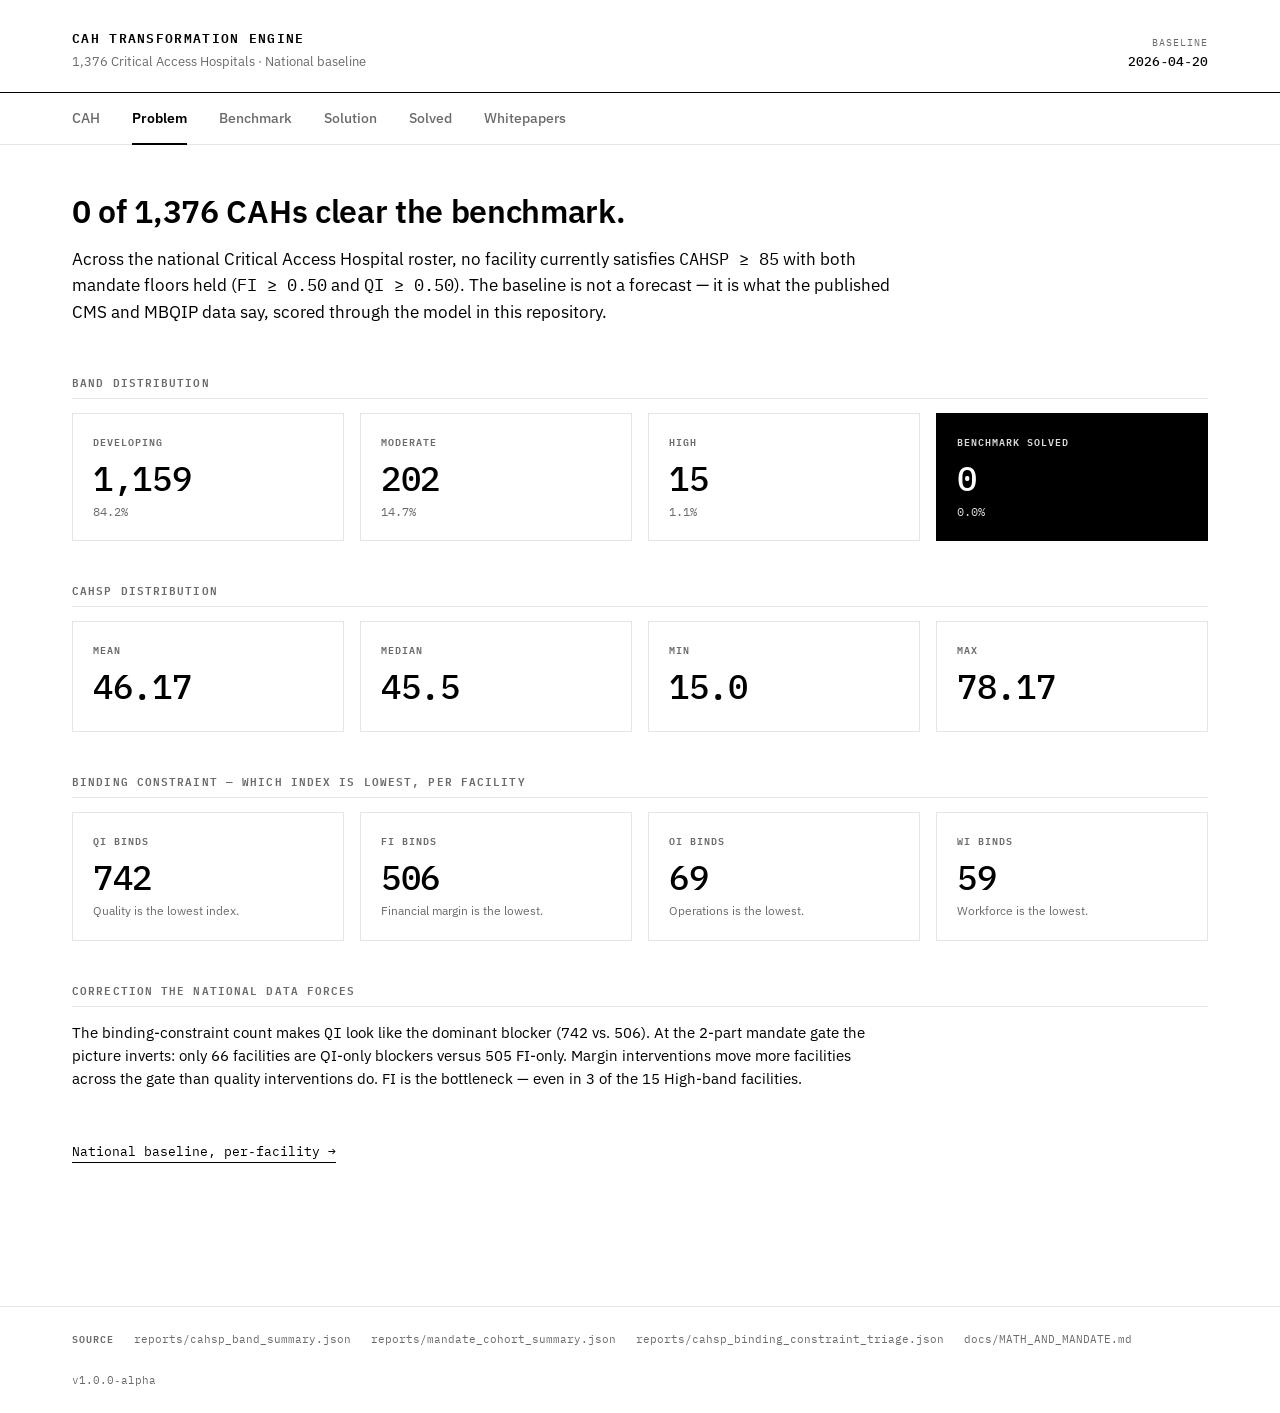
<file: dashboard/index.html>
<!DOCTYPE html>
<html lang="en">
<head>
<meta charset="UTF-8">
<meta name="viewport" content="width=device-width, initial-scale=1.0">
<title>CAH Transformation Engine — National Baseline</title>
<link rel="icon" href="/favicon.svg" type="image/svg+xml">
<link rel="icon" href="/favicon.ico" sizes="32x32">
<link rel="apple-touch-icon" href="/apple-touch-icon.png">
<link rel="manifest" href="/site.webmanifest">
<link rel="preconnect" href="https://fonts.googleapis.com">
<link rel="preconnect" href="https://fonts.gstatic.com" crossorigin>
<link href="https://fonts.googleapis.com/css2?family=IBM+Plex+Sans:wght@300;400;500;600;700&family=IBM+Plex+Mono:wght@400;500;600&display=swap" rel="stylesheet">
<link rel="stylesheet" href="styles.css?v=4">
</head>
<body>

<header class="site-header">
    <div class="container header-row">
        <div class="brand">
            <div class="brand-name">CAH TRANSFORMATION ENGINE</div>
            <div class="brand-sub">1,376 Critical Access Hospitals · National baseline</div>
        </div>
        <div class="brand-meta">
            <span class="meta-label">BASELINE</span>
            <span class="meta-value">2026&#8209;04&#8209;20</span>
        </div>
    </div>
</header>

<nav class="tabs-nav">
    <div class="container tabs-row">
        <button class="tab" data-tab="cah">CAH</button>
        <button class="tab active" data-tab="problem">Problem</button>
        <button class="tab" data-tab="benchmark">Benchmark</button>
        <button class="tab" data-tab="solution">Solution</button>
        <button class="tab" data-tab="solved">Solved</button>
        <button class="tab" data-tab="paper">Whitepapers</button>
    </div>
</nav>

<main class="container main">

<!-- ============================================================= -->
<!-- TAB 0: CAH — what Critical Access Hospitals are                -->
<!-- ============================================================= -->
<section id="tab-cah" class="tab-panel" hidden>

    <h1 class="panel-title">1,376 facilities. One regulatory envelope. One class.</h1>
    <p class="lede">
        Critical Access Hospitals are a federally&#8209;defined class created by
        &sect;&nbsp;4201 of the Balanced Budget Act of 1997
        (Pub.&nbsp;L.&nbsp;105&#8209;33) and certified under 42&nbsp;CFR Part&nbsp;485,
        Subpart&nbsp;F. Five binding constraints govern every CAH; every CAH is reimbursed
        on a cost basis under Medicare. Uniformity is not incidental &mdash; it is the
        defining feature of the class, and the precondition for a single architecture to
        transfer across the full market.
    </p>

    <h2 class="section-title">Origin &mdash; why the class exists</h2>
    <p class="prose">
        Between 1980 and 1997 more than 400 rural hospitals closed, driven by diseconomies
        of scale in low&#8209;density markets: the fixed costs of 24/7 emergency coverage
        cannot be amortized across thin patient volume. Congress responded with the
        Medicare Rural Hospital Flexibility (Flex) Program, authorized by &sect;&nbsp;4201
        of the Balanced Budget Act of 1997. The statute created a new certification
        &mdash; Critical Access Hospital &mdash; that trades a fixed regulatory envelope
        for cost&#8209;based Medicare reimbursement. The first CAHs were certified in
        1999; the roster has held between roughly 1,300 and 1,400 facilities since the
        mid&#8209;2000s.
    </p>

    <div class="grid-3">
        <div class="cell">
            <div class="cell-label">STATUTE</div>
            <div class="cell-value mono">&sect; 4201</div>
            <div class="cell-note">Balanced Budget Act of 1997, Pub.&nbsp;L.&nbsp;105&#8209;33</div>
        </div>
        <div class="cell">
            <div class="cell-label">CERTIFICATION RULE</div>
            <div class="cell-value mono">42 CFR 485</div>
            <div class="cell-note">Subpart F &mdash; Conditions of Participation</div>
        </div>
        <div class="cell">
            <div class="cell-label">ADMINISTRATOR</div>
            <div class="cell-value mono">CMS / HRSA</div>
            <div class="cell-note">Certification (CMS); Flex Program (HRSA FORHP)</div>
        </div>
    </div>

    <h2 class="section-title">The federal class definition</h2>
    <p class="prose">
        Every CAH operates inside the same five&#8209;part envelope. These are not
        aspirational &mdash; they are conditions of participation. A facility that falls
        out of any constraint loses CAH status and reverts to IPPS/OPPS prospective
        payment.
    </p>
    <pre class="code-block mono">rural_location           AND
inpatient_beds &lt;= 25     AND
annual_avg_LOS &lt;= 96 hr  AND
distance_to_hospital &gt;= 35 mi   (15 mi, mountainous / secondary roads)
emergency_services_24_7  = true
reimbursement            = cost_based (not IPPS/OPPS)</pre>
    <p class="prose-note mono">Source: 42 CFR &sect;&sect; 485.610&ndash;485.647; CMS MLN006400</p>

    <table class="kv-table wide">
        <thead>
            <tr><th>CONSTRAINT</th><th>REQUIREMENT</th><th>AUTHORITY</th></tr>
        </thead>
        <tbody>
            <tr>
                <td class="mono">LOCATION</td>
                <td>Located in a rural area (outside an MSA) or treated as rural by CMS</td>
                <td class="mono">42 CFR &sect; 485.610(b)</td>
            </tr>
            <tr>
                <td class="mono">BED COUNT</td>
                <td>Maximum 25 inpatient beds for acute care; swing&#8209;bed use permitted; optional 10&#8209;bed psych / rehab DPUs do not count toward the cap</td>
                <td class="mono">42 CFR &sect; 485.620(a)</td>
            </tr>
            <tr>
                <td class="mono">LENGTH OF STAY</td>
                <td>Annual average acute inpatient LOS &le; 96 hours (swing&#8209;bed census excluded)</td>
                <td class="mono">42 CFR &sect; 485.620(b)</td>
            </tr>
            <tr>
                <td class="mono">DISTANCE</td>
                <td>&gt; 35&#8209;mile drive from the nearest hospital on primary roads, or &gt; 15 miles in mountainous terrain or on secondary roads</td>
                <td class="mono">42 CFR &sect; 485.610(c)</td>
            </tr>
            <tr>
                <td class="mono">EMERGENCY CARE</td>
                <td>24/7 emergency services with a practitioner on&#8209;site or on&#8209;call within 30 min (60 min in frontier areas)</td>
                <td class="mono">42 CFR &sect; 485.618</td>
            </tr>
            <tr>
                <td class="mono">REIMBURSEMENT</td>
                <td>Cost&#8209;based Medicare payment (approx. 101% of reasonable costs) in place of IPPS/OPPS prospective payment</td>
                <td class="mono">42 CFR &sect; 413.70</td>
            </tr>
        </tbody>
    </table>

    <h2 class="section-title">Size &amp; footprint</h2>
    <div class="grid-4">
        <div class="cell">
            <div class="cell-label">FACILITIES</div>
            <div class="cell-value mono">1,376</div>
            <div class="cell-note">National CAH roster, 2026 baseline</div>
        </div>
        <div class="cell">
            <div class="cell-label">STATES WITH CAHS</div>
            <div class="cell-value mono">45</div>
            <div class="cell-note">Absent: CT, DE, MD, NJ, RI</div>
        </div>
        <div class="cell">
            <div class="cell-label">TYPICAL BED SIZE</div>
            <div class="cell-value mono">25</div>
            <div class="cell-note">Federal ceiling; most CAHs at or near cap</div>
        </div>
        <div class="cell">
            <div class="cell-label">TYPICAL FTE</div>
            <div class="cell-value mono">80&ndash;120</div>
            <div class="cell-note">MV&#8209;CAHI workforce envelope</div>
        </div>
        <div class="cell">
            <div class="cell-label">MEDIAN REVENUE</div>
            <div class="cell-value mono">$15&ndash;25M</div>
            <div class="cell-note">Annual; MV&#8209;CAHI reference range</div>
        </div>
        <div class="cell">
            <div class="cell-label">MEDICARE / MEDICAID SHARE</div>
            <div class="cell-value mono">63&ndash;70%</div>
            <div class="cell-note">Payer mix, rural hospitals</div>
        </div>
        <div class="cell">
            <div class="cell-label">IT FTE</div>
            <div class="cell-value mono">1&ndash;2</div>
            <div class="cell-note">Typical CAH IT headcount</div>
        </div>
        <div class="cell">
            <div class="cell-label">POPULATION SERVED</div>
            <div class="cell-value mono">~60M</div>
            <div class="cell-note">~20% of U.S. relies on rural providers</div>
        </div>
    </div>

    <h2 class="section-title">The shared pain &mdash; what every CAH lives inside</h2>
    <p class="prose">
        The regulatory envelope determines the operational envelope. Every CAH inherits
        the same constraint stack; each constraint maps to a measurable performance
        pressure that shows up identically across the roster.
    </p>
    <table class="kv-table wide">
        <thead>
            <tr><th>DIMENSION</th><th>CONSTRAINT</th><th>CONSEQUENCE</th></tr>
        </thead>
        <tbody>
            <tr>
                <td class="mono">VOLUME</td>
                <td>25&#8209;bed cap; 96&#8209;hr LOS</td>
                <td>Diseconomies of scale; fixed overhead spread thin</td>
            </tr>
            <tr>
                <td class="mono">MARGIN</td>
                <td>Cost&#8209;based reimbursement; Medicare/Medicaid 63&ndash;70% of revenue</td>
                <td>44% of rural hospitals in negative operating margin (KFF 2023)</td>
            </tr>
            <tr>
                <td class="mono">WORKFORCE</td>
                <td>Geographic isolation; 1&ndash;2 IT FTE; projected rural physician decline</td>
                <td>Travel&#8209;nurse dependency; recurring locum&#8209;tenens cost</td>
            </tr>
            <tr>
                <td class="mono">CONNECTIVITY</td>
                <td>Rural broadband; ~22% of rural below 25/3 Mbps</td>
                <td>~15&ndash;18% of CAHs achieve full interoperability (vs. ~34% urban)</td>
            </tr>
            <tr>
                <td class="mono">CLINICAL</td>
                <td>Limited specialist coverage; high transfer dependency</td>
                <td>Outcome gaps for complex conditions; obstetric desert expansion</td>
            </tr>
            <tr>
                <td class="mono">DATA</td>
                <td>Federal data (CMS HCRIS) exists; facility&#8209;level translation does not</td>
                <td>Decisions made on aggregate averages, not facility&#8209;specific ground truth</td>
            </tr>
        </tbody>
    </table>

    <h2 class="section-title">Closure history, 2005&ndash;2025</h2>
    <div class="grid-4">
        <div class="cell">
            <div class="cell-label">RURAL CLOSURES 2005&ndash;2025</div>
            <div class="cell-value mono">196</div>
            <div class="cell-note">Total rural hospital closures (Cecil G. Sheps Center)</div>
        </div>
        <div class="cell">
            <div class="cell-label">RURAL CLOSURES 2010&ndash;2025</div>
            <div class="cell-value mono">152</div>
            <div class="cell-note">Of which 52 were CAHs (HRSA)</div>
        </div>
        <div class="cell">
            <div class="cell-label">NEGATIVE MARGIN</div>
            <div class="cell-value mono">44%</div>
            <div class="cell-note">Rural hospitals operating at a loss (KFF)</div>
        </div>
        <div class="cell">
            <div class="cell-label">HIGH&#8209;MEDICAID NEG.</div>
            <div class="cell-value mono">48%</div>
            <div class="cell-note">Rural hospitals, high&#8209;Medicaid + negative margin</div>
        </div>
    </div>
    <p class="prose">
        Closures outpace openings. The Sheps Center tracks 196 rural hospital closures
        between 2005 and 2025, and HRSA reports that 52 of the 152 rural closures between
        2010 and 2025 were CAHs. Each closure erodes the local economy by millions in
        annual activity and widens care deserts &mdash; obstetric service lines have
        contracted particularly sharply, with roughly half of rural counties now lacking
        labor and delivery.
    </p>

    <h2 class="section-title">The current inflection &mdash; OBBBA (July 2025)</h2>
    <p class="prose">
        The One Big Beautiful Bill Act (Pub.&nbsp;L.&nbsp;119&#8209;21), signed
        2025&#8209;07&#8209;04, restructures the federal payer floor on which the CAH
        class depends. The CBO estimates ~$1.02 trillion in Medicaid cuts over the next
        decade. The Cecil G. Sheps Center at UNC Chapel Hill identifies more than 300
        rural hospitals at immediate risk of closure, conversion, or service reduction
        under the bill. A $50 billion Rural Health Transformation Fund was added to
        partially offset the cuts; independent analyses put the offset at roughly 37% of
        projected rural losses.
    </p>
    <div class="grid-4">
        <div class="cell">
            <div class="cell-label">MEDICAID CUTS (CBO)</div>
            <div class="cell-value mono">~$1.02T</div>
            <div class="cell-note">10&#8209;year federal reduction</div>
        </div>
        <div class="cell">
            <div class="cell-label">HOSPITAL&#8209;DIRECTED CUTS</div>
            <div class="cell-value mono">~$665B</div>
            <div class="cell-note">Share attributable to hospital payments</div>
        </div>
        <div class="cell emphatic">
            <div class="cell-label">RURAL IMMEDIATE RISK</div>
            <div class="cell-value mono">300+</div>
            <div class="cell-note">Cecil G. Sheps Center, UNC Chapel Hill</div>
        </div>
        <div class="cell">
            <div class="cell-label">RHT OFFSET FUND</div>
            <div class="cell-value mono">$50B</div>
            <div class="cell-note">~37% of projected rural losses; deadline Dec&nbsp;31, 2025</div>
        </div>
    </div>

    <h2 class="section-title">Why uniformity is the investable feature</h2>
    <p class="prose">
        The usual read on CAHs is that the regulatory envelope is the problem &mdash; a
        hard ceiling that holds the sector below profitability. The read that matters for
        deployment is the opposite: the envelope is the asset. Every CAH operates under
        the same five constraints, the same reimbursement mechanic, the same data
        reporting obligations (HCRIS, MBQIP), and the same minimum viable infrastructure.
        A solution architected against the envelope transfers across all 1,376 facilities
        without re&#8209;engineering.
    </p>
    <p class="prose">
        This is why the CAH Transformation Engine treats the sector as a single&#8209;class
        problem rather than 1,376 custom engagements. The CAHSP benchmark &mdash;
        developed in this repository and specified at
        <span class="mono">visionblox.org/cahsp</span> &mdash; applies the same discipline
        that CASP brought to protein folding: one composite score, one mandate gate, one
        24&#8209;month validation window, scored against the public national roster.
        Proposed solutions are comparable on the same ground truth, so capital can be
        priced against the same gate.
    </p>

    <h2 class="section-title">Sources</h2>
    <ul class="bullet-list">
        <li><span class="mono">CMS</span> &mdash; 42 CFR Part 485, Subpart F &mdash; CAH Conditions of Participation</li>
        <li><span class="mono">CMS</span> &mdash; MLN006400 &mdash; Information for Critical Access Hospitals</li>
        <li><span class="mono">Pub. L. 105&#8209;33</span> &mdash; Balanced Budget Act of 1997, &sect;&nbsp;4201 (Medicare Rural Hospital Flexibility Program)</li>
        <li><span class="mono">RHIhub</span> &mdash; Critical Access Hospitals Overview</li>
        <li><span class="mono">Flex Monitoring Team</span> &mdash; CAH Locations List (facility roster, maintained quarterly)</li>
        <li><span class="mono">HRSA</span> &mdash; Rural Hospital Programs &mdash; 152 rural closures 2010&ndash;2025; 52 CAHs</li>
        <li><span class="mono">Sheps Center, UNC</span> &mdash; Rural Hospital Closures Tracker &mdash; 196 closures 2005&ndash;2025; 300+ at OBBBA immediate risk</li>
        <li><span class="mono">KFF</span> &mdash; OBBBA Implications for Hospitals (2025) &mdash; margin distribution data</li>
        <li><span class="mono">Pub. L. 119&#8209;21</span> &mdash; One Big Beautiful Bill Act, signed 2025&#8209;07&#8209;04; &sect;&nbsp;50B Rural Health Transformation Fund</li>
        <li><span class="mono">CBO</span> &mdash; OBBBA cost estimate; ~$1.02T Medicaid reduction 2026&ndash;2034</li>
        <li><span class="mono">Wooden 2025</span> &mdash; Reimagining Critical Access Hospitals (GRHD) &mdash; SSRN 5573278</li>
        <li><span class="mono">Wooden 2025</span> &mdash; Rural Infrastructure Modernization (ARIS&#8209;2025) &mdash; SSRN 5579071</li>
    </ul>

    <p class="link-row">
        <a class="deep-link" href="#problem">Continue to Problem &#8594;</a>
    </p>

</section>

<!-- ============================================================= -->
<!-- TAB 1: THE PROBLEM                                             -->
<!-- ============================================================= -->
<section id="tab-problem" class="tab-panel">

    <h1 class="panel-title">0 of 1,376 CAHs clear the benchmark.</h1>
    <p class="lede">
        Across the national Critical Access Hospital roster, no facility currently
        satisfies <span class="mono">CAHSP &#8805; 85</span> with both mandate floors held
        (<span class="mono">FI &#8805; 0.50</span> and <span class="mono">QI &#8805; 0.50</span>).
        The baseline is not a forecast &mdash; it is what the published CMS and MBQIP data
        say, scored through the model in this repository.
    </p>

    <h2 class="section-title">Band distribution</h2>
    <div class="grid-4">
        <div class="cell">
            <div class="cell-label">DEVELOPING</div>
            <div class="cell-value mono">1,159</div>
            <div class="cell-note mono">84.2%</div>
        </div>
        <div class="cell">
            <div class="cell-label">MODERATE</div>
            <div class="cell-value mono">202</div>
            <div class="cell-note mono">14.7%</div>
        </div>
        <div class="cell">
            <div class="cell-label">HIGH</div>
            <div class="cell-value mono">15</div>
            <div class="cell-note mono">1.1%</div>
        </div>
        <div class="cell emphatic">
            <div class="cell-label">BENCHMARK SOLVED</div>
            <div class="cell-value mono">0</div>
            <div class="cell-note mono">0.0%</div>
        </div>
    </div>

    <h2 class="section-title">CAHSP distribution</h2>
    <div class="grid-4">
        <div class="cell">
            <div class="cell-label">MEAN</div>
            <div class="cell-value mono">46.17</div>
        </div>
        <div class="cell">
            <div class="cell-label">MEDIAN</div>
            <div class="cell-value mono">45.5</div>
        </div>
        <div class="cell">
            <div class="cell-label">MIN</div>
            <div class="cell-value mono">15.0</div>
        </div>
        <div class="cell">
            <div class="cell-label">MAX</div>
            <div class="cell-value mono">78.17</div>
        </div>
    </div>

    <h2 class="section-title">Binding constraint &mdash; which index is lowest, per facility</h2>
    <div class="grid-4">
        <div class="cell">
            <div class="cell-label">QI BINDS</div>
            <div class="cell-value mono">742</div>
            <div class="cell-note">Quality is the lowest index.</div>
        </div>
        <div class="cell">
            <div class="cell-label">FI BINDS</div>
            <div class="cell-value mono">506</div>
            <div class="cell-note">Financial margin is the lowest.</div>
        </div>
        <div class="cell">
            <div class="cell-label">OI BINDS</div>
            <div class="cell-value mono">69</div>
            <div class="cell-note">Operations is the lowest.</div>
        </div>
        <div class="cell">
            <div class="cell-label">WI BINDS</div>
            <div class="cell-value mono">59</div>
            <div class="cell-note">Workforce is the lowest.</div>
        </div>
    </div>

    <h2 class="section-title">Correction the national data forces</h2>
    <p class="prose">
        The binding&#8209;constraint count makes <span class="mono">QI</span> look like the dominant
        blocker (742 vs. 506). At the 2&#8209;part mandate gate the picture inverts:
        only 66 facilities are QI&#8209;only blockers versus 505 FI&#8209;only. Margin
        interventions move more facilities across the gate than quality interventions do.
        FI is the bottleneck &mdash; even in 3 of the 15 High&#8209;band facilities.
    </p>

    <p class="link-row">
        <a class="deep-link" href="national.html">National baseline, per&#8209;facility &#8594;</a>
    </p>

</section>

<!-- ============================================================= -->
<!-- TAB 2: THE BENCHMARK                                           -->
<!-- ============================================================= -->
<section id="tab-benchmark" class="tab-panel" hidden>

    <h1 class="panel-title">The benchmark a CAH solution has to clear.</h1>
    <p class="lede">
        CAHSP &mdash; <em>Critical Assessment of Hospital Sustainability &amp; Performance</em>
        &mdash; is a structured benchmark modeled on CASP/AlphaFold, applied to the 1,376
        CAH viability problem. A solution is <em>Solved</em> only when the composite clears
        <span class="mono">85</span>, both mandate floors hold, and the score holds for
        24 months against HCRIS&#8209;grounded validation.
    </p>

    <h2 class="section-title">Success threshold</h2>
    <pre class="code-block mono">CAHSP &gt;= 85  AND  FI &gt;= 0.50  AND  QI &gt;= 0.50
held for 24 months on HCRIS-grounded validation</pre>
    <p class="prose-note mono">Source: visionblox.org/cahsp</p>

    <h2 class="section-title">Composite score</h2>
    <table class="kv-table">
        <thead>
            <tr><th>INDEX</th><th>NAME</th><th class="num">WEIGHT</th><th>MEASURES</th></tr>
        </thead>
        <tbody>
            <tr><td class="mono">FI</td><td>Financial Index</td><td class="num mono">0.30</td><td>Op. margin &Delta;, denial rate, labor/revenue</td></tr>
            <tr><td class="mono">QI</td><td>Clinical Quality Index</td><td class="num mono">0.30</td><td>MBQIP %ile, readmits, HCAHPS</td></tr>
            <tr><td class="mono">OI</td><td>Operational Efficiency</td><td class="num mono">0.20</td><td>Occupancy, LOS, ED throughput</td></tr>
            <tr><td class="mono">WI</td><td>Workforce Index</td><td class="num mono">0.10</td><td>Travel&#8209;nurse dependency, tele&#8209;coverage, burnout</td></tr>
            <tr><td class="mono">CI</td><td>Confidence Index</td><td class="num mono">0.10</td><td>&plusmn;15% accuracy, transferability, failure modes</td></tr>
        </tbody>
    </table>

    <h2 class="section-title">Score bands</h2>
    <div class="grid-4">
        <div class="cell">
            <div class="cell-label">DEVELOPING</div>
            <div class="cell-value mono">&lt; 70</div>
        </div>
        <div class="cell">
            <div class="cell-label">MODERATE</div>
            <div class="cell-value mono">70&ndash;84</div>
        </div>
        <div class="cell">
            <div class="cell-label">HIGH</div>
            <div class="cell-value mono">85&ndash;89</div>
            <div class="cell-note">Solved threshold</div>
        </div>
        <div class="cell emphatic">
            <div class="cell-label">ELITE</div>
            <div class="cell-value mono">90&ndash;100</div>
        </div>
    </div>

    <h2 class="section-title">Five problem classes</h2>
    <table class="kv-table wide">
        <thead>
            <tr><th>CLASS</th><th>FOCUS</th><th>GROUND TRUTH</th></tr>
        </thead>
        <tbody>
            <tr>
                <td class="mono">CLASS 1</td>
                <td>Financial structure &mdash; margin, denials, labor ratio</td>
                <td class="mono">CMS HCRIS / MBQIP</td>
            </tr>
            <tr>
                <td class="mono">CLASS 2</td>
                <td>Clinical quality &mdash; readmits, transfers, HCAHPS</td>
                <td class="mono">MBQIP / Hospital Compare</td>
            </tr>
            <tr>
                <td class="mono">CLASS 3</td>
                <td>Operational architecture &mdash; AI&#8209;native triage, federated RCM, swing&#8209;bed</td>
                <td class="mono">Prospective pilot</td>
            </tr>
            <tr>
                <td class="mono">CLASS 4</td>
                <td>Workforce &mdash; travel&#8209;nurse cap (&le; 120 FTE), tele&#8209;coverage, burnout</td>
                <td class="mono">HRSA / Flex Monitoring</td>
            </tr>
            <tr>
                <td class="mono">CLASS 5</td>
                <td>Confidence estimation (CAHSP&#8209;C) &mdash; &plusmn;15%, transferability, failure modes</td>
                <td class="mono">Monte Carlo</td>
            </tr>
        </tbody>
    </table>

    <h2 class="section-title">Execution roadmap</h2>
    <ul class="bullet-list">
        <li><span class="mono">P0 (now)</span> &mdash; baseline scoring &amp; target classification</li>
        <li><span class="mono">P1 (Q3 2026)</span> &mdash; Type A cycle: template&#8209;based interventions</li>
        <li><span class="mono">P2 (Q1 2027)</span> &mdash; Type B cycle: novel architectures</li>
    </ul>

    <h2 class="section-title">Why a CASP&#8209;style gate</h2>
    <p class="prose">
        CASP gave protein folding one blind, independently&#8209;scored target that every
        algorithm had to clear. CAHSP applies the same discipline to CAH viability: one
        composite, one mandate gate, one validation window, run against the public
        national roster so every proposed solution is comparable on the same ground truth.
    </p>

    <p class="link-row">
        <a class="deep-link" href="https://visionblox.org/cahsp" target="_blank" rel="noopener">Full CAHSP specification &#8594;</a>
    </p>

</section>

<!-- ============================================================= -->
<!-- TAB 3: OUR SOLUTION                                            -->
<!-- ============================================================= -->
<section id="tab-solution" class="tab-panel" hidden>

    <h1 class="panel-title">The 2&#8209;part mandate and the math behind it.</h1>
    <p class="lede">
        A CAH solution is only <em>Solved</em> when the composite clears the benchmark
        and both mandate floors are held simultaneously. Financial without quality does
        not count; quality without financial does not count. The dual mandate is a gate,
        not a preference.
    </p>

    <h2 class="section-title">Mandate definition</h2>
    <pre class="code-block mono">CAHSP &gt;= 85  AND  FI &gt;= 0.50  AND  QI &gt;= 0.50</pre>
    <p class="prose-note mono">Source: cahsp_score.py:14, :51, :53&#8209;55</p>

    <h2 class="section-title">Composite index weights</h2>
    <table class="kv-table">
        <thead>
            <tr><th>INDEX</th><th>NAME</th><th class="num">WEIGHT</th><th>IN MANDATE GATE</th></tr>
        </thead>
        <tbody>
            <tr><td class="mono">FI</td><td>Financial Index</td><td class="num mono">0.30</td><td>Yes (floor 0.50)</td></tr>
            <tr><td class="mono">QI</td><td>Clinical Quality Index (MBQIP&#8209;weighted)</td><td class="num mono">0.30</td><td>Yes (floor 0.50)</td></tr>
            <tr><td class="mono">OI</td><td>Operations Index</td><td class="num mono">0.20</td><td>No</td></tr>
            <tr><td class="mono">WI</td><td>Workforce Index</td><td class="num mono">0.10</td><td>No</td></tr>
            <tr><td class="mono">CI</td><td>Confidence Index</td><td class="num mono">0.10</td><td>No</td></tr>
        </tbody>
    </table>

    <h2 class="section-title">Objective</h2>
    <pre class="code-block mono">R(x) = alpha_1 * CMI * (ADC * 365 / ALOS)
     + alpha_2 * ED_visits
     + alpha_3 * OP_visits
     + alpha_4 * swing_beds * swing_occupancy * 365
     + alpha_transfer * transfer_volume

C(x) = beta_1 * nursing_FTE + beta_2 * provider_FTE
     + beta_3 + beta_4 * ADC * 365
     + beta_transfer * transfer_volume

M(x) = (R(x) - C(x)) / R(x)                    # operating margin
Q(x) = sum_i w_i * normalize(measure_i(x))     # quality composite
J(x) = theta * Q(x) + (1 - theta) * M_hat(x)   # default theta = 0.6</pre>

    <h2 class="section-title">Constraints</h2>
    <ul class="bullet-list">
        <li><span class="mono">acute_beds + swing_beds &le; 25</span> &mdash; 42 CFR &sect; 485.620/645</li>
        <li><span class="mono">ADC &le; 0.85 * acute_beds</span></li>
        <li><span class="mono">nursing_FTE / ADC &ge; 0.5</span> &mdash; Aiken 2014</li>
        <li><span class="mono">provider_FTE &ge; 2.0</span>; <span class="mono">ED / provider &le; 5000</span></li>
        <li><span class="mono">transfer &le; 0.15 * ADC * 365</span> &mdash; MBQIP corridor</li>
        <li><span class="mono">nursing_FTE + provider_FTE &le; 120</span> &mdash; MV&#8209;CAHI workforce</li>
        <li><span class="mono">M(x) &ge; 0.05</span> &mdash; margin floor</li>
    </ul>

    <h2 class="section-title">Solver stack</h2>
    <table class="kv-table">
        <thead>
            <tr><th>COMPONENT</th><th>MODULE</th><th>METHOD</th></tr>
        </thead>
        <tbody>
            <tr>
                <td>Deterministic optimum</td>
                <td class="mono">solver.py</td>
                <td>Multi&#8209;start SLSQP with Charnes&#8209;Cooper reformulation of the margin ratio</td>
            </tr>
            <tr>
                <td>Quality&#8209;margin frontier</td>
                <td class="mono">pareto.py</td>
                <td>Augmented &epsilon;&#8209;constraint (Mavrotas 2009)</td>
            </tr>
            <tr>
                <td>Uncertainty &amp; CIs</td>
                <td class="mono">robust.py</td>
                <td>Bertsimas&#8209;Sim budget of uncertainty + Monte Carlo</td>
            </tr>
        </tbody>
    </table>

    <p class="prose-note mono">Source: docs/MATH_AND_MANDATE.md &sect;1&#8209;&sect;4</p>

</section>

<!-- ============================================================= -->
<!-- TAB 4: WHAT SOLVED LOOKS LIKE                                  -->
<!-- ============================================================= -->
<section id="tab-solved" class="tab-panel" hidden>

    <h1 class="panel-title">1,376 facilities, four cohorts, one gate.</h1>
    <p class="lede">
        Partitioning the national roster against the dual mandate &mdash;
        <span class="mono">FI &#8805; 0.50</span> and <span class="mono">QI &#8805; 0.50</span> &mdash;
        produces four cohorts. Clearing the gate is the entry criterion; climbing to
        <span class="mono">CAHSP &#8805; 85</span> requires OI, WI, and CI progress on top.
    </p>

    <h2 class="section-title">Cohorts</h2>
    <div class="grid-4">
        <div class="cell">
            <div class="cell-label">DUAL_SOLVED</div>
            <div class="cell-value mono">762</div>
            <div class="cell-note mono">55.4%</div>
            <p class="cell-desc">Mandate cleared. Defend the floor.</p>
        </div>
        <div class="cell">
            <div class="cell-label">FI_ONLY_BLOCKER</div>
            <div class="cell-value mono">505</div>
            <div class="cell-note mono">36.7%</div>
            <p class="cell-desc">Margin push required to unlock mandate.</p>
        </div>
        <div class="cell">
            <div class="cell-label">QI_ONLY_BLOCKER</div>
            <div class="cell-value mono">66</div>
            <div class="cell-note mono">4.8%</div>
            <p class="cell-desc">Quality push required to unlock mandate.</p>
        </div>
        <div class="cell">
            <div class="cell-label">BOTH_BLOCKERS</div>
            <div class="cell-value mono">43</div>
            <div class="cell-note mono">3.1%</div>
            <p class="cell-desc">Dual push required.</p>
        </div>
    </div>

    <h2 class="section-title">Quick wins</h2>
    <div class="quickwins-block">
        <div class="qw-count mono">11</div>
        <div class="qw-body">
            <p>
                facilities within 0.05 of both floors. All eleven sit at
                <span class="mono">FI = 0.4833</span> and <span class="mono">QI = 0.50</span>
                exactly, concentrated in Alaska and Arizona IHS/tribal facilities.
            </p>
            <p class="prose-note">
                <em>Audit&#8209;then&#8209;act.</em> The narrow numerical stripe likely reflects an
                ownership&#8209;bias default and a QI pinned at the neutral 0.50, not eleven
                independent measurements. Reconcile scoring before any field push.
            </p>
        </div>
    </div>

    <h2 class="section-title">Cohort&#8209;specific action program</h2>
    <table class="kv-table wide">
        <thead>
            <tr>
                <th>COHORT</th>
                <th>PRIMARY TOOL</th>
                <th>FIELD ACTIONS</th>
                <th>SUCCESS METRIC</th>
            </tr>
        </thead>
        <tbody>
            <tr>
                <td class="mono">fi_only_blocker (505)</td>
                <td class="mono">CAHOptimizer.optimize() &middot; Charnes&#8209;Cooper</td>
                <td>Revenue&#8209;cycle diagnostic, swing&#8209;bed expansion, payer&#8209;mix renegotiation, cost&#8209;based reimbursement audit</td>
                <td>FI crosses 0.50 without QI slipping below 0.50</td>
            </tr>
            <tr>
                <td class="mono">qi_only_blocker (66)</td>
                <td class="mono">Solver with &theta; shifted toward quality</td>
                <td>HCAHPS rounding, 30&#8209;day readmission bundle, ED&#8209;2b throughput, opioid stewardship</td>
                <td>QI crosses 0.50 without FI slipping below 0.50</td>
            </tr>
            <tr>
                <td class="mono">both_blockers (43)</td>
                <td class="mono">pareto.py + robust.py</td>
                <td>If front never crosses (0.50, 0.50), escalate to Flex Program, state rural grant, or affiliation</td>
                <td>Feasible point above both floors exists</td>
            </tr>
            <tr>
                <td class="mono">dual_solved (762)</td>
                <td class="mono">robust.py under uncertainty</td>
                <td>Defend the floor, then attack OI and WI to climb toward CAHSP &ge; 85</td>
                <td>Band moves Developing &rarr; Moderate &rarr; High</td>
            </tr>
            <tr>
                <td class="mono">quick_wins (11 AK/AZ)</td>
                <td class="mono">Data audit</td>
                <td>Reconcile IHS/tribal FI scoring and QI default before any field action</td>
                <td>Scoring confirmed or corrected</td>
            </tr>
        </tbody>
    </table>

    <h2 class="section-title">Dual mandate met &#8800; Solved</h2>
    <p class="prose">
        762 facilities (55.4%) clear both floors. Zero clear the full benchmark gate. The
        2&#8209;part mandate is the entry criterion; the path from mandate&#8209;met to
        <span class="mono">CAHSP &#8805; 85</span> requires progress on OI, WI, and CI on top
        of the held floor.
    </p>

    <p class="link-row">
        <a class="deep-link" href="mandate.html">Mandate triage, per&#8209;facility &#8594;</a>
    </p>

</section>

<!-- ============================================================= -->
<!-- TAB 5: WHITEPAPER                                              -->
<!-- ============================================================= -->
<section id="tab-paper" class="tab-panel" hidden>

    <h1 class="panel-title">Reimagining CAHs</h1>
    <p class="lede">
        A first&#8209;principles deconstruction of Critical Access Hospitals and a reconstructed
        Rural Health Hub (RHH) model that pairs AI and telemedicine with the $50B Rural Health
        Transformation Program to restore sustainability.
        <span class="mono">SSRN 5573278 &middot; Oct 7, 2025</span>
    </p>

    <p class="link-row">
        <a class="deep-link" href="ssrn-5573278.pdf" target="_blank" rel="noopener">Open PDF in new tab &#8594;</a>
        &nbsp;&middot;&nbsp;
        <a class="deep-link" href="ssrn-5573278.pdf" download>Download PDF</a>
    </p>

    <object data="ssrn-5573278.pdf" type="application/pdf" class="pdf-embed" aria-label="Reimagining CAHs whitepaper PDF">
        <p class="prose">
            Your browser cannot display PDFs inline.
            <a href="ssrn-5573278.pdf" target="_blank" rel="noopener">Open the PDF in a new tab</a>
            or <a href="ssrn-5573278.pdf" download>download it</a>.
        </p>
    </object>

    <h1 class="panel-title">ARIS-2025</h1>
    <p class="lede">
        A reference technical architecture for AI&#8209;native integration across Critical Access
        Hospitals and rural water utilities &mdash; edge compute, FHIR/OPC&#8209;UA interoperability,
        zero&#8209;trust security, and federated analytics under NIST 800&#8209;53 / FedRAMP.
        <span class="mono">SSRN 5579071 &middot; Oct 8, 2025</span>
    </p>

    <p class="link-row">
        <a class="deep-link" href="ssrn-5579071.pdf" target="_blank" rel="noopener">Open PDF in new tab &#8594;</a>
        &nbsp;&middot;&nbsp;
        <a class="deep-link" href="ssrn-5579071.pdf" download>Download PDF</a>
    </p>

    <object data="ssrn-5579071.pdf" type="application/pdf" class="pdf-embed" aria-label="ARIS-2025 whitepaper PDF">
        <p class="prose">
            Your browser cannot display PDFs inline.
            <a href="ssrn-5579071.pdf" target="_blank" rel="noopener">Open the PDF in a new tab</a>
            or <a href="ssrn-5579071.pdf" download>download it</a>.
        </p>
    </object>

    <h1 class="panel-title">GRHD</h1>
    <p class="lede">
        Get Rural Health Done &mdash; the whitepaper underlying the CAH Transformation Engine:
        the General Rural Health Doctrine, the CAHSP benchmark, and the 2&#8209;part mandate that
        the national baseline is scored against.
        <span class="mono">Mar 25, 2026</span>
    </p>

    <p class="link-row">
        <a class="deep-link" href="grhd-paper.pdf" target="_blank" rel="noopener">Open PDF in new tab &#8594;</a>
        &nbsp;&middot;&nbsp;
        <a class="deep-link" href="grhd-paper.pdf" download>Download PDF</a>
    </p>

    <object data="grhd-paper.pdf" type="application/pdf" class="pdf-embed" aria-label="GRHD whitepaper PDF">
        <p class="prose">
            Your browser cannot display PDFs inline.
            <a href="grhd-paper.pdf" target="_blank" rel="noopener">Open the PDF in a new tab</a>
            or <a href="grhd-paper.pdf" download>download it</a>.
        </p>
    </object>

    <h1 class="panel-title">The 65 Percent Problem</h1>
    <p class="lede">
        Statutory constraints, measurement bounds, and the translation&#8209;layer imperative in
        the Rural Health Transformation Program &mdash; why ~$32.5B of the $50B program
        cannot be evaluated by counting facilities, and what HCRIS&#8209;to&#8209;facility
        measurement infrastructure is required to close the gap.
        <span class="mono">SSRN 6755144 &middot; May 12, 2026</span>
    </p>

    <p class="link-row">
        <a class="deep-link" href="ssrn-6755144.pdf" target="_blank" rel="noopener">Open PDF in new tab &#8594;</a>
        &nbsp;&middot;&nbsp;
        <a class="deep-link" href="ssrn-6755144.pdf" download>Download PDF</a>
    </p>

    <object data="ssrn-6755144.pdf" type="application/pdf" class="pdf-embed" aria-label="The 65 Percent Problem whitepaper PDF">
        <p class="prose">
            Your browser cannot display PDFs inline.
            <a href="ssrn-6755144.pdf" target="_blank" rel="noopener">Open the PDF in a new tab</a>
            or <a href="ssrn-6755144.pdf" download>download it</a>.
        </p>
    </object>

</section>

</main>

<footer class="site-footer">
    <div class="container footer-row">
        <div class="footer-block">
            <span class="footer-label">SOURCE</span>
            <span class="mono">reports/cahsp_band_summary.json</span>
            <span class="mono">reports/mandate_cohort_summary.json</span>
            <span class="mono">reports/cahsp_binding_constraint_triage.json</span>
            <span class="mono">docs/MATH_AND_MANDATE.md</span>
        </div>
        <div class="footer-block right">
            <span class="mono">v1.0.0&#8209;alpha</span>
        </div>
    </div>
</footer>

<script src="dashboard.js?v=4"></script>
</body>
</html>
</file>
<file: dashboard/styles.css>
/* =============================================================
   CAH Transformation Engine — minimalist stylesheet
   White background, black IBM Plex type.
   No color accents. Emphasis via weight, spacing, and rules.
   ============================================================= */

:root {
    --bg: #ffffff;
    --fg: #000000;
    --muted: #6b6b6b;
    --border: #e5e5e5;
    --rule: #000000;
    --hover: #f5f5f5;
}

* { margin: 0; padding: 0; box-sizing: border-box; }

html { -webkit-text-size-adjust: 100%; }

body {
    font-family: 'IBM Plex Sans', -apple-system, BlinkMacSystemFont, 'Segoe UI', sans-serif;
    background: var(--bg);
    color: var(--fg);
    font-size: 15px;
    line-height: 1.55;
    font-weight: 400;
    -webkit-font-smoothing: antialiased;
    text-rendering: optimizeLegibility;
}

.mono {
    font-family: 'IBM Plex Mono', ui-monospace, Menlo, Consolas, monospace;
    font-variant-numeric: tabular-nums;
}

a { color: var(--fg); text-decoration: underline; text-underline-offset: 2px; }
a:hover { text-decoration-thickness: 2px; }

/* ---------- Layout primitives ---------- */

.container {
    max-width: 1200px;
    margin: 0 auto;
    padding: 0 32px;
}

/* ---------- Header ---------- */

.site-header {
    border-bottom: 1px solid var(--rule);
    padding: 28px 0 20px;
}

.header-row {
    display: flex;
    align-items: flex-end;
    justify-content: space-between;
    gap: 24px;
}

.brand-name {
    font-family: 'IBM Plex Mono', monospace;
    font-size: 13px;
    font-weight: 600;
    letter-spacing: 0.1em;
    text-transform: uppercase;
}

.brand-sub {
    font-size: 13px;
    color: var(--muted);
    margin-top: 4px;
}

.brand-meta {
    display: flex;
    flex-direction: column;
    align-items: flex-end;
    gap: 2px;
}

.meta-label {
    font-family: 'IBM Plex Mono', monospace;
    font-size: 10px;
    letter-spacing: 0.1em;
    color: var(--muted);
}

.meta-value {
    font-family: 'IBM Plex Mono', monospace;
    font-size: 13px;
    font-weight: 500;
}

/* ---------- Tabs ---------- */

.tabs-nav {
    border-bottom: 1px solid var(--border);
    background: var(--bg);
    position: sticky;
    top: 0;
    z-index: 10;
}

.tabs-row {
    display: flex;
    gap: 32px;
}

.tab {
    appearance: none;
    background: transparent;
    border: none;
    border-bottom: 2px solid transparent;
    color: var(--muted);
    padding: 16px 0;
    margin-bottom: -1px;
    font-family: inherit;
    font-size: 14px;
    font-weight: 500;
    letter-spacing: 0;
    cursor: pointer;
    transition: color 120ms ease;
}

.tab:hover { color: var(--fg); }

.tab.active {
    color: var(--fg);
    border-bottom-color: var(--fg);
    font-weight: 600;
}

/* ---------- Main / panels ---------- */

.main {
    padding: 48px 32px 80px;
}

.tab-panel[hidden] { display: none; }

.panel-title {
    font-size: 32px;
    font-weight: 600;
    letter-spacing: -0.01em;
    line-height: 1.15;
    margin-bottom: 16px;
}

.lede {
    font-size: 17px;
    line-height: 1.55;
    max-width: 820px;
    color: var(--fg);
    margin-bottom: 48px;
}

.section-title {
    font-family: 'IBM Plex Mono', monospace;
    font-size: 11px;
    font-weight: 600;
    letter-spacing: 0.1em;
    text-transform: uppercase;
    color: var(--muted);
    margin: 40px 0 14px;
    padding-bottom: 8px;
    border-bottom: 1px solid var(--border);
}

.section-title:first-of-type { margin-top: 0; }

.prose {
    max-width: 820px;
    margin-bottom: 16px;
}

.prose-note {
    font-size: 12px;
    color: var(--muted);
    margin-top: 8px;
}

.link-row { margin-top: 48px; }

.deep-link {
    font-family: 'IBM Plex Mono', monospace;
    font-size: 13px;
    text-decoration: none;
    border-bottom: 1px solid var(--fg);
    padding-bottom: 2px;
}

.deep-link:hover { border-bottom-width: 2px; }

/* ---------- Grid cells ---------- */

.grid-4 {
    display: grid;
    grid-template-columns: repeat(4, 1fr);
    gap: 16px;
    margin-bottom: 8px;
}

.grid-3 {
    display: grid;
    grid-template-columns: repeat(3, 1fr);
    gap: 16px;
}

.cell {
    border: 1px solid var(--border);
    padding: 20px;
    background: var(--bg);
}

.cell.emphatic {
    border-color: var(--fg);
    background: var(--fg);
    color: var(--bg);
}

.cell.emphatic .cell-label,
.cell.emphatic .cell-note { color: var(--bg); opacity: 0.85; }

.cell-label {
    font-family: 'IBM Plex Mono', monospace;
    font-size: 10px;
    font-weight: 600;
    letter-spacing: 0.1em;
    text-transform: uppercase;
    color: var(--muted);
}

.cell-value {
    font-size: 34px;
    font-weight: 500;
    line-height: 1.1;
    margin: 10px 0 6px;
    letter-spacing: -0.01em;
}

.cell-note {
    font-size: 12px;
    color: var(--muted);
    line-height: 1.45;
}

.cell-desc {
    font-size: 13px;
    color: var(--fg);
    margin-top: 10px;
    line-height: 1.45;
}

/* ---------- Code blocks ---------- */

.code-block {
    border: 1px solid var(--border);
    background: var(--bg);
    padding: 18px 20px;
    font-size: 13px;
    line-height: 1.7;
    white-space: pre;
    overflow-x: auto;
    margin-bottom: 8px;
}

/* ---------- Tables ---------- */

.kv-table {
    width: 100%;
    border-collapse: collapse;
    font-size: 14px;
    border-top: 1px solid var(--fg);
    border-bottom: 1px solid var(--fg);
}

.kv-table th {
    font-family: 'IBM Plex Mono', monospace;
    font-size: 10px;
    font-weight: 600;
    letter-spacing: 0.1em;
    text-transform: uppercase;
    color: var(--muted);
    text-align: left;
    padding: 10px 12px;
    border-bottom: 1px solid var(--border);
    background: var(--bg);
}

.kv-table th.num { text-align: right; }

.kv-table td {
    padding: 12px;
    border-bottom: 1px solid var(--border);
    vertical-align: top;
    color: var(--fg);
}

.kv-table tbody tr:last-child td { border-bottom: none; }
.kv-table tbody tr:hover { background: var(--hover); }

.kv-table td.num { text-align: right; }
.kv-table.wide td { font-size: 13px; line-height: 1.5; }

/* ---------- Bullet list ---------- */

.bullet-list {
    list-style: none;
    padding: 0;
    border-top: 1px solid var(--border);
}

.bullet-list li {
    padding: 10px 0;
    border-bottom: 1px solid var(--border);
    font-size: 14px;
    line-height: 1.55;
}

/* ---------- Quick wins block ---------- */

.quickwins-block {
    display: grid;
    grid-template-columns: 120px 1fr;
    gap: 24px;
    border: 1px solid var(--border);
    padding: 20px;
    align-items: flex-start;
}

.qw-count {
    font-size: 56px;
    font-weight: 500;
    line-height: 1;
    letter-spacing: -0.02em;
}

.qw-body p { margin-bottom: 8px; }
.qw-body p:last-child { margin-bottom: 0; }

/* ---------- Footer ---------- */

.site-footer {
    border-top: 1px solid var(--border);
    padding: 24px 0;
    margin-top: 64px;
    background: var(--bg);
}

.footer-row {
    display: flex;
    justify-content: space-between;
    align-items: flex-start;
    gap: 24px;
    flex-wrap: wrap;
}

.footer-block {
    display: flex;
    flex-wrap: wrap;
    gap: 4px 20px;
    font-size: 11px;
    color: var(--muted);
}

.footer-block .mono { font-size: 11px; }
.footer-block.right { justify-content: flex-end; }

.footer-label {
    font-family: 'IBM Plex Mono', monospace;
    font-size: 10px;
    font-weight: 600;
    letter-spacing: 0.1em;
    text-transform: uppercase;
    color: var(--muted);
}

/* ---------- PDF embed ---------- */

.pdf-embed {
    display: block;
    width: 100%;
    height: 80vh;
    min-height: 600px;
    border: 1px solid var(--rule, #d8d4cc);
    background: #f5f3ee;
    margin-top: 16px;
}

/* ---------- Responsive ---------- */

@media (max-width: 900px) {
    .container { padding: 0 20px; }
    .header-row { flex-direction: column; align-items: flex-start; }
    .tabs-row { gap: 20px; overflow-x: auto; -webkit-overflow-scrolling: touch; }
    .grid-4, .grid-3 { grid-template-columns: 1fr 1fr; }
    .panel-title { font-size: 26px; }
    .lede { font-size: 15px; margin-bottom: 32px; }
    .cell-value { font-size: 28px; }
    .quickwins-block { grid-template-columns: 1fr; gap: 12px; }
    .qw-count { font-size: 42px; }
    .kv-table { font-size: 13px; }
    .kv-table th, .kv-table td { padding: 8px 10px; }
}

@media (max-width: 560px) {
    .grid-4, .grid-3 { grid-template-columns: 1fr; }
}
</file>
